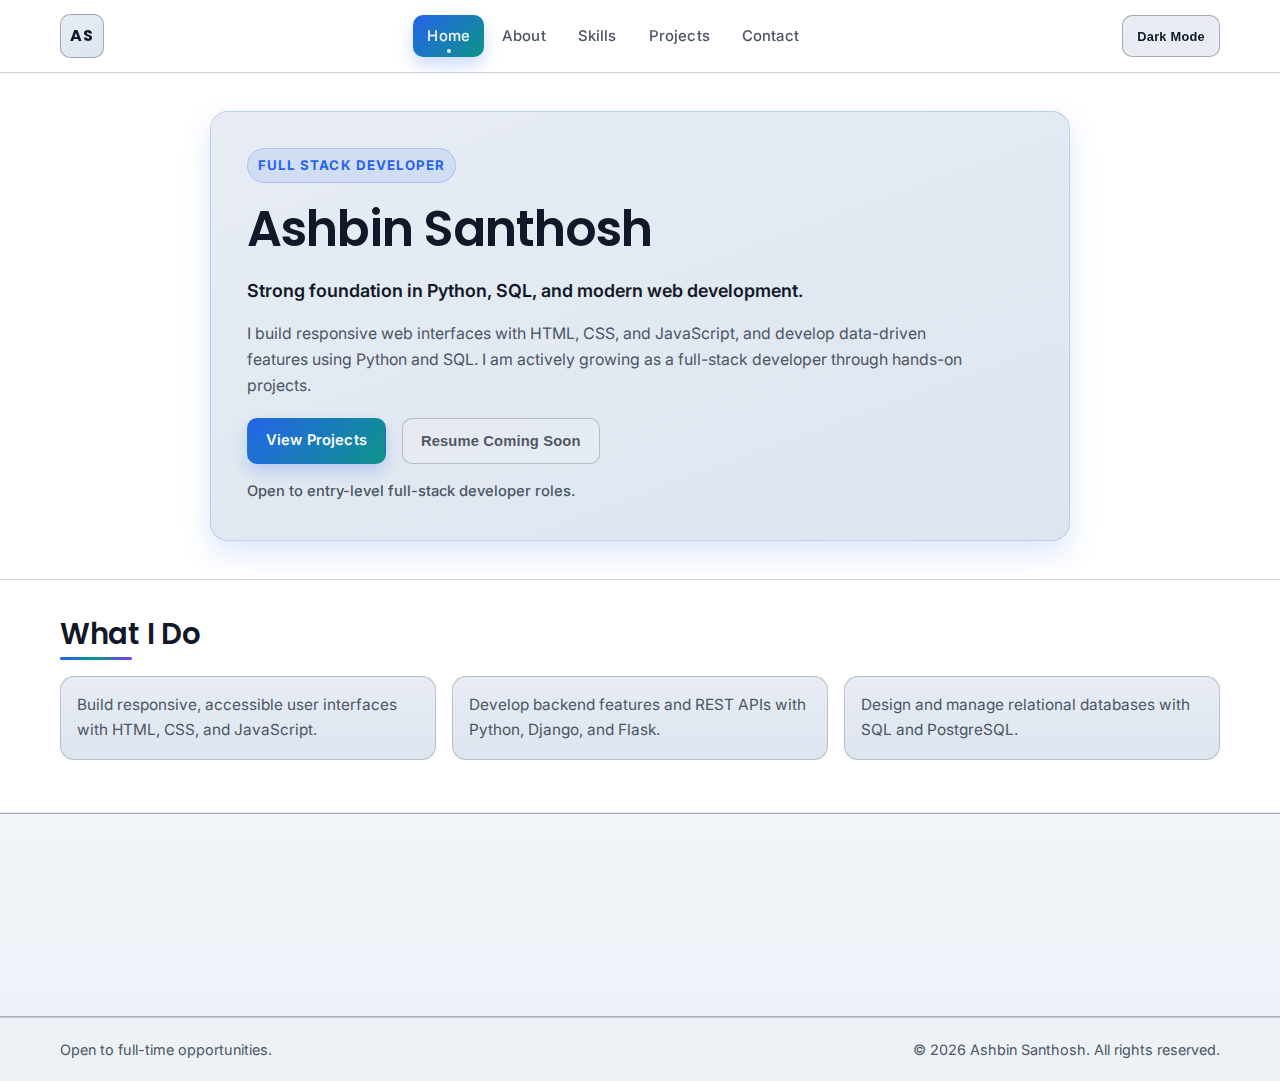
<file: index.html>
<!DOCTYPE html>
<html lang="en">
<head>
  <meta charset="UTF-8">
  <meta name="viewport" content="width=device-width, initial-scale=1.0">
  <meta name="description" content="Ashbin Santhosh portfolio: entry-level full-stack developer focused on Python, SQL, and modern web development.">
  <meta name="robots" content="index, follow">
  <link rel="canonical" href="https://ashbin124.github.io/portfoliome/">
  <meta property="og:type" content="website">
  <meta property="og:title" content="Ashbin Santhosh | Full-Stack Developer Portfolio">
  <meta property="og:description" content="Entry-level full-stack developer portfolio with projects, skills, and contact details.">
  <meta property="og:url" content="https://ashbin124.github.io/portfoliome/">
  <meta property="og:site_name" content="Ashbin Santhosh Portfolio">
  <meta name="twitter:card" content="summary">
  <meta name="twitter:title" content="Ashbin Santhosh | Full-Stack Developer Portfolio">
  <meta name="twitter:description" content="Entry-level full-stack developer portfolio with projects, skills, and contact details.">
  <title>Ashbin Santhosh | Home</title>
  <link rel="icon" type="image/svg+xml" href="assets/favicon.svg">
  <link rel="preconnect" href="https://fonts.googleapis.com">
  <link rel="preconnect" href="https://fonts.gstatic.com" crossorigin>
  <link href="https://fonts.googleapis.com/css2?family=Inter:wght@400;500;600;700;800&display=swap" rel="stylesheet">
  <link rel="stylesheet" href="style.css">
</head>
<body>
  <a class="skip-link" href="#main-content">Skip to content</a>
  <header class="site-header" id="top">
    <nav class="container navbar" aria-label="Main navigation">
      <a class="logo" href="index.html">AS</a>

      <ul class="nav-links" id="nav-links">
        <li><a href="index.html" data-page="index.html">Home</a></li>
        <li><a href="about.html" data-page="about.html">About</a></li>
        <li><a href="skills.html" data-page="skills.html">Skills</a></li>
        <li><a href="projects.html" data-page="projects.html">Projects</a></li>
        <li><a href="contact.html" data-page="contact.html">Contact</a></li>
      </ul>

      <div class="nav-actions">
        <button class="theme-toggle" id="theme-toggle" aria-label="Toggle dark mode">Dark Mode</button>
        <button
          class="menu-toggle"
          id="menu-toggle"
          aria-label="Toggle navigation menu"
          aria-expanded="false"
          aria-controls="nav-links"
        >
          <span></span>
          <span></span>
          <span></span>
        </button>
      </div>
    </nav>
  </header>

  <main id="main-content">
    <section class="page-hero home-hero">
      <div class="container">
        <article class="hero-panel hero-panel-strong reveal">
          <p class="eyebrow">Full Stack Developer</p>
          <h1>Ashbin Santhosh</h1>
          <p class="lead">Strong foundation in Python, SQL, and modern web development.</p>
          <p class="intro">
            I build responsive web interfaces with HTML, CSS, and JavaScript, and develop data-driven features using Python and SQL. I am actively growing as a full-stack developer through hands-on projects.
          </p>
          <div class="hero-actions">
            <a class="btn btn-primary" href="projects.html">View Projects</a>
            <button class="btn btn-secondary" type="button" disabled>Resume Coming Soon</button>
          </div>
          <p class="availability">Open to entry-level full-stack developer roles.</p>
        </article>
      </div>
    </section>

    <section class="section">
      <div class="container">
        <h2 class="section-title reveal">What I Do</h2>
        <div class="card-grid three-col">
          <article class="card reveal">
            <p>Build responsive, accessible user interfaces with HTML, CSS, and JavaScript.</p>
          </article>
          <article class="card reveal">
            <p>Develop backend features and REST APIs with Python, Django, and Flask.</p>
          </article>
          <article class="card reveal">
            <p>Design and manage relational databases with SQL and PostgreSQL.</p>
          </article>
        </div>
      </div>
    </section>

    <section class="section section-alt">
      <div class="container">
        <article class="highlight-card reveal">
          <h2>Currently Building Expertise</h2>
          <p>
            I am currently strengthening my JavaScript, React, Django, and Flask skills to build end-to-end web applications.
          </p>
        </article>
      </div>
    </section>
  </main>

  <footer class="site-footer">
    <div class="container footer-content">
      <p>Open to full-time opportunities.</p>
      <p>&copy; 2026 Ashbin Santhosh. All rights reserved.</p>
    </div>
  </footer>

  <script src="script.js"></script>
</body>
</html>
</file>
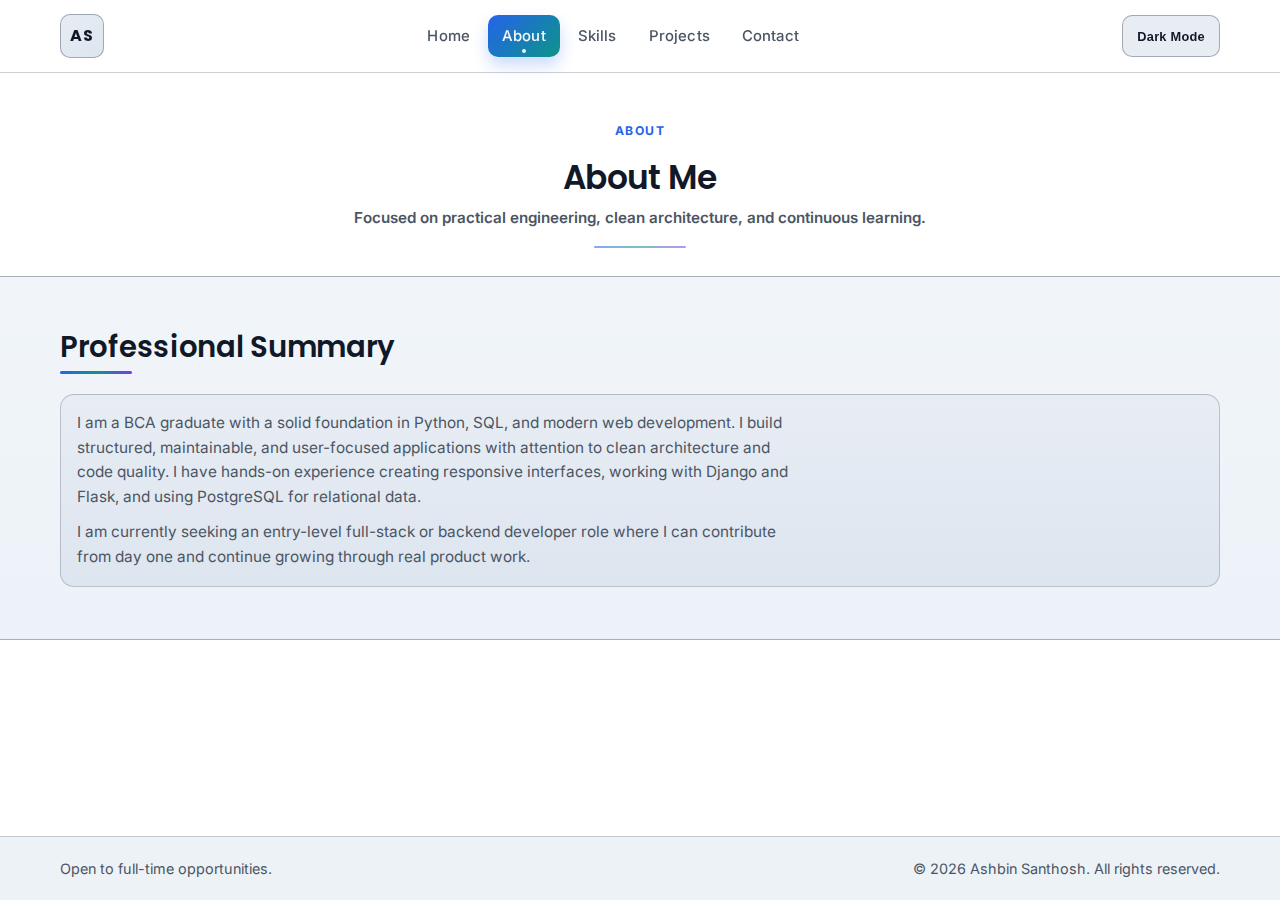
<file: about.html>
<!DOCTYPE html>
<html lang="en">
<head>
  <meta charset="UTF-8">
  <meta name="viewport" content="width=device-width, initial-scale=1.0">
  <meta name="description" content="About Ashbin Santhosh, a BCA graduate and entry-level developer focused on clean, maintainable full-stack web development.">
  <meta name="robots" content="index, follow">
  <link rel="canonical" href="https://ashbin124.github.io/portfoliome/about.html">
  <meta property="og:type" content="website">
  <meta property="og:title" content="About | Ashbin Santhosh Portfolio">
  <meta property="og:description" content="Professional summary and background of Ashbin Santhosh.">
  <meta property="og:url" content="https://ashbin124.github.io/portfoliome/about.html">
  <meta property="og:site_name" content="Ashbin Santhosh Portfolio">
  <meta name="twitter:card" content="summary">
  <meta name="twitter:title" content="About | Ashbin Santhosh Portfolio">
  <meta name="twitter:description" content="Professional summary and background of Ashbin Santhosh.">
  <title>Ashbin Santhosh | About</title>
  <link rel="icon" type="image/svg+xml" href="assets/favicon.svg">
  <link rel="preconnect" href="https://fonts.googleapis.com">
  <link rel="preconnect" href="https://fonts.gstatic.com" crossorigin>
  <link href="https://fonts.googleapis.com/css2?family=Inter:wght@400;500;600;700;800&display=swap" rel="stylesheet">
  <link rel="stylesheet" href="style.css">
</head>
<body>
  <a class="skip-link" href="#main-content">Skip to content</a>
  <header class="site-header" id="top">
    <nav class="container navbar" aria-label="Main navigation">
      <a class="logo" href="index.html">AS</a>

      <ul class="nav-links" id="nav-links">
        <li><a href="index.html" data-page="index.html">Home</a></li>
        <li><a href="about.html" data-page="about.html">About</a></li>
        <li><a href="skills.html" data-page="skills.html">Skills</a></li>
        <li><a href="projects.html" data-page="projects.html">Projects</a></li>
        <li><a href="contact.html" data-page="contact.html">Contact</a></li>
      </ul>

      <div class="nav-actions">
        <button class="theme-toggle" id="theme-toggle" aria-label="Toggle dark mode">Dark Mode</button>
        <button
          class="menu-toggle"
          id="menu-toggle"
          aria-label="Toggle navigation menu"
          aria-expanded="false"
          aria-controls="nav-links"
        >
          <span></span>
          <span></span>
          <span></span>
        </button>
      </div>
    </nav>
  </header>

  <main id="main-content">
    <section class="page-hero">
      <div class="container">
        <article class="hero-panel reveal">
          <p class="eyebrow">About</p>
          <h1>About Me</h1>
          <p class="lead">Focused on practical engineering, clean architecture, and continuous learning.</p>
        </article>
      </div>
    </section>

    <section class="section section-alt">
      <div class="container">
        <h2 class="section-title reveal">Professional Summary</h2>
        <article class="card reveal">
          <div class="about-summary-copy">
            <p class="body-text">
              I am a BCA graduate with a solid foundation in Python, SQL, and modern web development. I build structured, maintainable, and user-focused applications with attention to clean architecture and code quality. I have hands-on experience creating responsive interfaces, working with Django and Flask, and using PostgreSQL for relational data.
            </p>
            <p class="body-text">
              I am currently seeking an entry-level full-stack or backend developer role where I can contribute from day one and continue growing through real product work.
            </p>
          </div>
        </article>
      </div>
    </section>
  </main>

  <footer class="site-footer">
    <div class="container footer-content">
      <p>Open to full-time opportunities.</p>
      <p>&copy; 2026 Ashbin Santhosh. All rights reserved.</p>
    </div>
  </footer>

  <script src="script.js"></script>
</body>
</html>
</file>
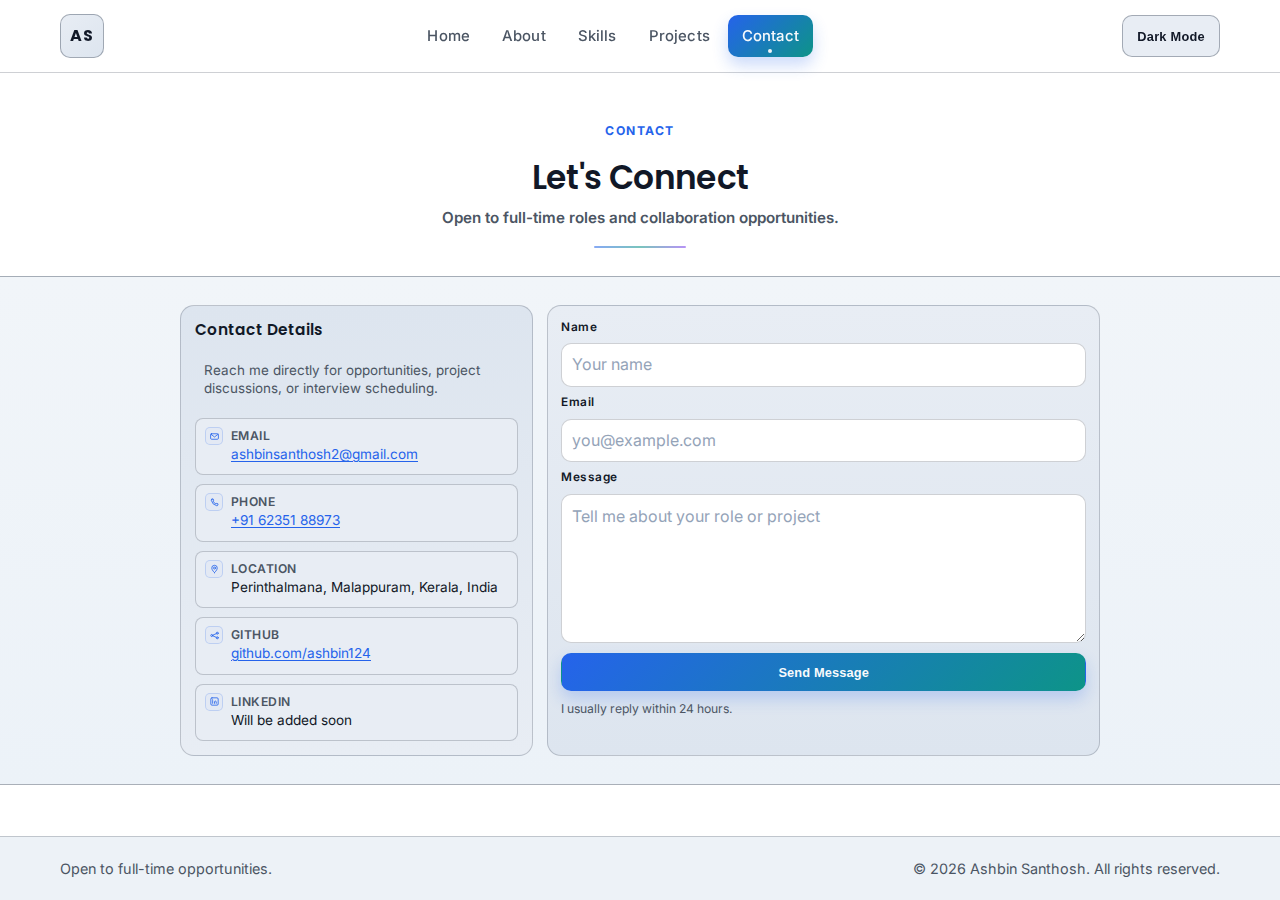
<file: contact.html>
<!DOCTYPE html>
<html lang="en">
<head>
  <meta charset="UTF-8">
  <meta name="viewport" content="width=device-width, initial-scale=1.0">
  <meta name="description" content="Contact Ashbin Santhosh for entry-level full-time roles and software development opportunities.">
  <meta name="robots" content="index, follow">
  <link rel="canonical" href="https://ashbin124.github.io/portfoliome/contact.html">
  <meta property="og:type" content="website">
  <meta property="og:title" content="Contact | Ashbin Santhosh Portfolio">
  <meta property="og:description" content="Send a message to Ashbin Santhosh for opportunities and collaboration.">
  <meta property="og:url" content="https://ashbin124.github.io/portfoliome/contact.html">
  <meta property="og:site_name" content="Ashbin Santhosh Portfolio">
  <meta name="twitter:card" content="summary">
  <meta name="twitter:title" content="Contact | Ashbin Santhosh Portfolio">
  <meta name="twitter:description" content="Send a message to Ashbin Santhosh for opportunities and collaboration.">
  <title>Ashbin Santhosh | Contact</title>
  <link rel="icon" type="image/svg+xml" href="assets/favicon.svg">
  <link rel="preconnect" href="https://fonts.googleapis.com">
  <link rel="preconnect" href="https://fonts.gstatic.com" crossorigin>
  <link href="https://fonts.googleapis.com/css2?family=Inter:wght@400;500;600;700;800&display=swap" rel="stylesheet">
  <link rel="stylesheet" href="style.css">
</head>
<body class="contact-page">
  <a class="skip-link" href="#main-content">Skip to content</a>
  <header class="site-header" id="top">
    <nav class="container navbar" aria-label="Main navigation">
      <a class="logo" href="index.html">AS</a>

      <ul class="nav-links" id="nav-links">
        <li><a href="index.html" data-page="index.html">Home</a></li>
        <li><a href="about.html" data-page="about.html">About</a></li>
        <li><a href="skills.html" data-page="skills.html">Skills</a></li>
        <li><a href="projects.html" data-page="projects.html">Projects</a></li>
        <li><a href="contact.html" data-page="contact.html">Contact</a></li>
      </ul>

      <div class="nav-actions">
        <button class="theme-toggle" id="theme-toggle" aria-label="Toggle dark mode">Dark Mode</button>
        <button
          class="menu-toggle"
          id="menu-toggle"
          aria-label="Toggle navigation menu"
          aria-expanded="false"
          aria-controls="nav-links"
        >
          <span></span>
          <span></span>
          <span></span>
        </button>
      </div>
    </nav>
  </header>

  <main id="main-content">
    <section class="page-hero">
      <div class="container">
        <article class="hero-panel reveal">
          <p class="eyebrow">Contact</p>
          <h1>Let's Connect</h1>
          <p class="lead">Open to full-time roles and collaboration opportunities.</p>
        </article>
      </div>
    </section>

    <section class="section section-alt">
      <div class="container">
        <div class="contact-grid">
          <article class="contact-info reveal">
            <h2>Contact Details</h2>
            <p class="contact-intro">Reach me directly for opportunities, project discussions, or interview scheduling.</p>
            <p class="contact-method">
              <span class="contact-symbol" aria-hidden="true">
                <svg viewBox="0 0 24 24">
                  <rect x="3.5" y="6" width="17" height="12" rx="2.2"></rect>
                  <path d="M4.3 7.2L12 13l7.7-5.8"></path>
                </svg>
              </span>
              <span class="contact-text">
                <strong>Email</strong>
                <a href="mailto:ashbinsanthosh2@gmail.com">ashbinsanthosh2@gmail.com</a>
              </span>
            </p>
            <p class="contact-method">
              <span class="contact-symbol" aria-hidden="true">
                <svg viewBox="0 0 24 24">
                  <path d="M6.4 4.8l2.5-.6 1.3 3.1-1.6 1.2a12.3 12.3 0 0 0 6.9 6.9l1.2-1.6 3.1 1.3-.6 2.5a2 2 0 0 1-2.2 1.5A15.8 15.8 0 0 1 4.9 7a2 2 0 0 1 1.5-2.2z"></path>
                </svg>
              </span>
              <span class="contact-text">
                <strong>Phone</strong>
                <a href="tel:+916235188973">+91 62351 88973</a>
              </span>
            </p>
            <p class="contact-method">
              <span class="contact-symbol" aria-hidden="true">
                <svg viewBox="0 0 24 24">
                  <path d="M12 21s6-5.3 6-10a6 6 0 1 0-12 0c0 4.7 6 10 6 10z"></path>
                  <circle cx="12" cy="11" r="2.2"></circle>
                </svg>
              </span>
              <span class="contact-text">
                <strong>Location</strong>
                <span>Perinthalmana, Malappuram, Kerala, India</span>
              </span>
            </p>
            <p class="contact-method">
              <span class="contact-symbol" aria-hidden="true">
                <svg viewBox="0 0 24 24">
                  <circle cx="6" cy="12" r="2.2"></circle>
                  <circle cx="18" cy="7" r="2.2"></circle>
                  <circle cx="18" cy="17" r="2.2"></circle>
                  <path d="M8.3 11.2l7.4-3.1M8.3 12.8l7.4 3.1"></path>
                </svg>
              </span>
              <span class="contact-text">
                <strong>GitHub</strong>
                <a href="https://github.com/ashbin124" target="_blank" rel="noopener noreferrer">github.com/ashbin124</a>
              </span>
            </p>
            <p class="contact-method">
              <span class="contact-symbol" aria-hidden="true">
                <svg viewBox="0 0 24 24">
                  <rect x="4" y="4" width="16" height="16" rx="2.5"></rect>
                  <path d="M8 10v6M8 8h.01M12 16v-3.1c0-1.1.8-1.9 1.9-1.9s1.9.8 1.9 1.9V16"></path>
                </svg>
              </span>
              <span class="contact-text">
                <strong>LinkedIn</strong>
                <span>Will be added soon</span>
              </span>
            </p>
          </article>

          <form
            class="card contact-form reveal"
            id="contact-form"
            action="https://formsubmit.co/ashbinsanthosh2@gmail.com"
            method="POST"
            data-ajax-endpoint="https://formsubmit.co/ajax/ashbinsanthosh2@gmail.com"
          >
            <input type="hidden" name="_subject" value="New Portfolio Message">
            <input type="hidden" name="_template" value="table">
            <input type="hidden" name="_captcha" value="false">
            <label class="visually-hidden" for="website">Website</label>
            <input class="visually-hidden" id="website" name="_honey" type="text" tabindex="-1" autocomplete="off">

            <label for="name">Name</label>
            <input id="name" name="name" type="text" required minlength="2" maxlength="80" autocomplete="name" placeholder="Your name">

            <label for="email">Email</label>
            <input id="email" name="email" type="email" required maxlength="120" autocomplete="email" placeholder="you@example.com">

            <label for="message">Message</label>
            <textarea id="message" name="message" rows="5" required minlength="10" maxlength="1500" placeholder="Tell me about your role or project"></textarea>

            <button id="contact-submit" type="submit" class="btn btn-primary">Send Message</button>
            <p class="form-help">I usually reply within 24 hours.</p>
            <p class="form-status" id="form-status" aria-live="polite"></p>
          </form>
        </div>
      </div>
    </section>
  </main>

  <footer class="site-footer">
    <div class="container footer-content">
      <p>Open to full-time opportunities.</p>
      <p>&copy; 2026 Ashbin Santhosh. All rights reserved.</p>
    </div>
  </footer>

  <script src="script.js"></script>
</body>
</html>
</file>
<file: style.css>
@import url("https://fonts.googleapis.com/css2?family=Poppins:wght@500;600;700;800&display=swap");

:root {
  --bg: #ffffff;
  --surface: #e8edf4;
  --surface-alt: #dde5ef;
  --surface-strong: #cfd9e6;
  --section-bg: #ffffff;
  --section-alt-bg: #f1f5f9;
  --section-alt-bg-end: #ecf2f8;
  --input-bg: #ffffff;

  --text-primary: #111827;
  --text-secondary: #4b5563;

  --accent: #2563eb;
  --accent-hover: #1d4ed8;
  --accent-2: #0d9488;
  --accent-3: #f59e0b;
  --accent-4: #7c3aed;
  --on-accent: #f8fafc;
  --accent-soft: rgba(37, 99, 235, 0.11);
  --accent-soft-strong: rgba(37, 99, 235, 0.2);
  --accent-ring: rgba(37, 99, 235, 0.24);

  --border: rgba(30, 41, 59, 0.22);
  --border-strong: rgba(30, 41, 59, 0.34);

  --shadow-soft: 0 10px 22px rgba(15, 23, 42, 0.14);

  --radius-sm: 10px;
  --radius-md: 14px;
  --radius-lg: 18px;

  --space-1: 8px;
  --space-2: 16px;
  --space-3: 20px;
  --space-4: 28px;
  --space-5: 36px;
  --space-6: 44px;
  --space-7: 52px;
  --space-8: 60px;
  --space-9: 66px;
  --space-10: 72px;

  --container-width: 1160px;
  --header-height: 72px;

  --header-bg: rgba(255, 255, 255, 0.94);
  --header-bg-scrolled: rgba(255, 255, 255, 0.99);
  --footer-bg: #edf2f7;
}

body.dark {
  --bg: #111318;
  --surface: #1b2028;
  --surface-alt: #182131;
  --surface-strong: #243046;
  --section-bg: #171e2b;
  --section-alt-bg: #1b2435;
  --section-alt-bg-end: #172133;
  --input-bg: #131a26;

  --text-primary: #f3f4f6;
  --text-secondary: #9ca3af;

  --accent: #60a5fa;
  --accent-hover: #ffffff;
  --accent-2: #34d399;
  --accent-3: #fbbf24;
  --accent-4: #a78bfa;
  --on-accent: #111827;
  --accent-soft: rgba(96, 165, 250, 0.14);
  --accent-soft-strong: rgba(96, 165, 250, 0.24);
  --accent-ring: rgba(96, 165, 250, 0.32);

  --border: rgba(229, 231, 235, 0.2);
  --border-strong: rgba(229, 231, 235, 0.3);

  --shadow-soft: 0 10px 26px rgba(0, 0, 0, 0.28);

  --header-bg: rgba(17, 19, 24, 0.94);
  --header-bg-scrolled: rgba(17, 19, 24, 0.99);
  --footer-bg: #0f1218;
}

* {
  box-sizing: border-box;
  margin: 0;
  padding: 0;
}

html {
  scroll-behavior: smooth;
}

body {
  min-height: 100vh;
  display: flex;
  flex-direction: column;
  font-family: "Inter", sans-serif;
  line-height: 1.62;
  color: var(--text-primary);
  background: var(--bg);
  -webkit-font-smoothing: antialiased;
  text-rendering: optimizeLegibility;
  transition: background-color 0.25s ease, color 0.25s ease;
}

body.dark {
  background: linear-gradient(180deg, #111318 0%, #0f1728 52%, #131b2c 100%);
}

main {
  flex: 1;
}

main > section {
  transition: background-color 0.28s ease, border-color 0.28s ease;
}

a {
  color: inherit;
  text-decoration: none;
}

.skip-link {
  position: absolute;
  left: 12px;
  top: -100px;
  z-index: 1200;
  padding: 10px 12px;
  border-radius: var(--radius-sm);
  border: 1px solid var(--border-strong);
  background: var(--surface);
  color: var(--text-primary);
  font-size: 0.88rem;
  font-weight: 600;
  box-shadow: var(--shadow-soft);
  transition: top 0.2s ease;
}

.skip-link:focus {
  top: 10px;
}

img,
svg {
  display: block;
}

::selection {
  background: var(--accent-soft-strong);
  color: var(--text-primary);
}

:where(a, button, input, textarea, select):focus-visible {
  outline: 3px solid var(--accent);
  outline-offset: 3px;
}

h1,
h2,
h3,
h4 {
  font-family: "Poppins", sans-serif;
  font-weight: 600;
  line-height: 1.25;
  color: var(--text-primary);
}

p {
  font-size: 0.97rem;
  line-height: 1.62;
  color: var(--text-secondary);
}

.container {
  width: min(var(--container-width), calc(100% - 48px));
  margin-inline: auto;
}

.site-header {
  position: sticky;
  top: 0;
  z-index: 1000;
  border-bottom: 1px solid var(--border);
  background: var(--header-bg);
  backdrop-filter: blur(10px);
  transition: background-color 0.24s ease, border-color 0.24s ease, box-shadow 0.24s ease;
}

.site-header.scrolled {
  background: var(--header-bg-scrolled);
  box-shadow: 0 6px 18px rgba(15, 23, 42, 0.06);
}

.navbar {
  min-height: var(--header-height);
  display: flex;
  align-items: center;
  justify-content: space-between;
  gap: var(--space-3);
  position: relative;
}

.logo {
  width: 44px;
  height: 44px;
  border-radius: var(--radius-sm);
  border: 1px solid var(--border-strong);
  background: linear-gradient(140deg, var(--surface) 0%, var(--surface-alt) 100%);
  display: grid;
  place-items: center;
  font-family: "Poppins", sans-serif;
  font-size: 1rem;
  font-weight: 700;
  letter-spacing: 0.08em;
  color: var(--text-primary);
  transition: transform 0.24s ease, border-color 0.24s ease, background-color 0.24s ease,
    box-shadow 0.24s ease;
}

.logo:hover {
  transform: translateY(-1px);
  border-color: var(--accent);
  box-shadow: 0 8px 18px rgba(37, 99, 235, 0.2);
}

.nav-links {
  list-style: none;
  display: flex;
  align-items: center;
  gap: 4px;
}

.nav-links a {
  position: relative;
  display: inline-flex;
  align-items: center;
  justify-content: center;
  padding: 9px 14px;
  border-radius: var(--radius-sm);
  font-size: 0.93rem;
  font-weight: 500;
  letter-spacing: 0.01em;
  color: var(--text-secondary);
  transition: color 0.24s ease, background-color 0.24s ease, transform 0.24s ease;
}

.nav-links a::after {
  content: "";
  position: absolute;
  left: 50%;
  bottom: 4px;
  width: 4px;
  height: 4px;
  border-radius: 999px;
  background: currentColor;
  opacity: 0;
  transform: translateX(-50%) scale(0.6);
  transition: opacity 0.24s ease, transform 0.24s ease;
}

.nav-links a:hover {
  color: var(--accent);
  background: var(--accent-soft);
  transform: translateY(-1px);
}

.nav-links a.active {
  color: var(--on-accent);
  background: linear-gradient(135deg, var(--accent), var(--accent-2));
  box-shadow: 0 8px 16px rgba(37, 99, 235, 0.24);
}

.nav-links a.active::after {
  opacity: 0.95;
  transform: translateX(-50%) scale(1);
}

.nav-actions {
  display: flex;
  align-items: center;
  gap: 10px;
}

.theme-toggle,
.menu-toggle {
  border: 1px solid var(--border-strong);
  border-radius: var(--radius-sm);
  background: var(--surface);
  color: var(--text-primary);
  cursor: pointer;
  transition: border-color 0.24s ease, background-color 0.24s ease, color 0.24s ease,
    transform 0.24s ease;
}

.theme-toggle {
  min-height: 42px;
  padding: 9px 14px;
  font-size: 0.8rem;
  font-weight: 600;
  letter-spacing: 0.02em;
  white-space: nowrap;
}

.theme-toggle:hover {
  border-color: var(--accent-2);
  background: var(--accent-soft);
  color: var(--accent);
  transform: translateY(-1px);
}

.menu-toggle {
  width: 42px;
  height: 42px;
  display: none;
  align-items: center;
  justify-content: center;
  flex-direction: column;
  gap: 4px;
  padding: 0;
}

.menu-toggle span {
  width: 18px;
  height: 2px;
  border-radius: 999px;
  background: var(--text-primary);
  transition: transform 0.24s ease, opacity 0.24s ease;
}

.menu-toggle:hover {
  border-color: var(--accent);
  background: var(--accent-soft);
}

.menu-toggle.open span:nth-child(1) {
  transform: translateY(6px) rotate(45deg);
}

.menu-toggle.open span:nth-child(2) {
  opacity: 0;
}

.menu-toggle.open span:nth-child(3) {
  transform: translateY(-6px) rotate(-45deg);
}

.page-hero {
  padding: var(--space-8) 0 var(--space-6);
}

.home-hero {
  min-height: calc(64svh - var(--header-height));
  display: flex;
  align-items: center;
  padding: clamp(24px, 4.2vh, 46px) 0;
}

.home-hero .hero-panel {
  max-width: 860px;
  margin-inline: auto;
}

.page-hero:not(.home-hero) {
  padding: var(--space-6) 0 var(--space-4);
}

.hero-panel {
  max-width: 820px;
  padding: clamp(var(--space-3), 3.2vw, var(--space-5));
  border: 1px solid var(--border);
  border-radius: var(--radius-lg);
  background: linear-gradient(160deg, var(--surface) 0%, var(--surface-alt) 100%);
  box-shadow: var(--shadow-soft);
}

.hero-panel-strong {
  border-color: var(--accent-soft-strong);
  box-shadow: 0 12px 30px rgba(37, 99, 235, 0.16);
}

.page-hero:not(.home-hero) .hero-panel {
  max-width: 760px;
  margin-inline: auto;
  padding: 0;
  border: 0;
  border-radius: 0;
  background: transparent;
  box-shadow: none;
  text-align: center;
}

.page-hero:not(.home-hero) .hero-panel::after {
  content: "";
  display: block;
  width: 92px;
  height: 2px;
  margin: 16px auto 0;
  border-radius: 999px;
  background: linear-gradient(90deg, var(--accent), var(--accent-2), var(--accent-4));
  opacity: 0.55;
}

.eyebrow {
  display: inline-flex;
  align-items: center;
  padding: 6px 10px;
  border-radius: 999px;
  border: 1px solid var(--accent-soft-strong);
  background: var(--accent-soft);
  margin-bottom: var(--space-2);
  font-size: 0.83rem;
  font-weight: 700;
  letter-spacing: 0.08em;
  text-transform: uppercase;
  color: var(--accent);
}

.hero-panel h1 {
  font-size: clamp(1.95rem, 5vw, 3.05rem);
  letter-spacing: -0.02em;
  margin-bottom: var(--space-2);
}

.page-hero:not(.home-hero) .hero-panel h1 {
  font-size: clamp(1.5rem, 3.4vw, 2.05rem);
  margin-bottom: 8px;
}

.lead {
  font-size: clamp(0.98rem, 1.8vw, 1.12rem);
  font-weight: 600;
  color: var(--text-primary);
  margin-bottom: var(--space-2);
  max-width: 66ch;
}

.page-hero:not(.home-hero) .lead {
  font-size: 0.95rem;
  margin-bottom: 0;
  margin-inline: auto;
  max-width: 62ch;
  color: var(--text-secondary);
}

.page-hero:not(.home-hero) .eyebrow {
  margin-inline: auto;
  padding: 0;
  border: 0;
  background: transparent;
  font-size: 0.76rem;
  letter-spacing: 0.12em;
}

.intro,
.body-text {
  font-size: 0.99rem;
  color: var(--text-secondary);
  max-width: 72ch;
}

.about-summary-copy {
  display: grid;
  gap: 10px;
}

.hero-actions {
  margin-top: var(--space-3);
  display: flex;
  flex-wrap: wrap;
  gap: var(--space-2);
}

.availability {
  margin-top: var(--space-2);
  font-size: 0.92rem;
  font-weight: 500;
  color: var(--text-secondary);
}

.btn {
  display: inline-flex;
  align-items: center;
  justify-content: center;
  gap: 6px;
  min-height: 46px;
  padding: 0 18px;
  border-radius: var(--radius-sm);
  border: 1px solid transparent;
  font-size: 0.92rem;
  font-weight: 600;
  letter-spacing: 0.01em;
  cursor: pointer;
  transition: transform 0.24s ease, background-color 0.24s ease, border-color 0.24s ease,
    color 0.24s ease;
}

.btn:hover {
  transform: translateY(-1px);
}

.btn:disabled,
.btn[aria-disabled="true"] {
  opacity: 0.7;
  cursor: not-allowed;
  box-shadow: none;
}

.btn:disabled:hover,
.btn[aria-disabled="true"]:hover {
  transform: none;
}

.btn-primary {
  background: linear-gradient(135deg, var(--accent), var(--accent-2));
  color: var(--on-accent);
  box-shadow: 0 8px 16px rgba(37, 99, 235, 0.22);
}

.btn-primary:hover {
  background: linear-gradient(135deg, var(--accent-hover), var(--accent-4));
  box-shadow: 0 10px 20px rgba(37, 99, 235, 0.28);
}

.btn-secondary {
  border-color: var(--border-strong);
  background: var(--surface);
  color: var(--text-primary);
}

.btn-secondary:hover {
  border-color: var(--accent-2);
  background: var(--accent-soft);
  color: var(--accent);
}

body.dark .btn-primary {
  border-color: rgba(191, 219, 254, 0.42);
  box-shadow: 0 10px 22px rgba(59, 130, 246, 0.34);
}

body.dark .btn-primary:hover {
  background: linear-gradient(135deg, #93c5fd, #6ee7b7);
  color: #0f172a;
  border-color: rgba(191, 219, 254, 0.62);
}

body.dark .btn-secondary {
  background: #1d2838;
  border-color: rgba(191, 219, 254, 0.34);
  color: #f8fafc;
}

body.dark .btn-secondary:hover {
  background: rgba(96, 165, 250, 0.22);
  border-color: #93c5fd;
  color: #eff6ff;
}

.section {
  padding: var(--space-7) 0;
  background: var(--section-bg);
  border-top: 1px solid var(--border);
  border-bottom: 1px solid rgba(30, 41, 59, 0.12);
  scroll-margin-top: calc(var(--header-height) + 14px);
}

.home-hero + .section {
  padding-top: var(--space-5);
}

.home-hero + .section .section-title {
  margin-bottom: var(--space-2);
}

.section + .section {
  margin-top: 0;
}

.section-alt {
  background: linear-gradient(180deg, var(--section-alt-bg) 0%, var(--section-alt-bg-end) 100%);
  border-top: 1px solid var(--border-strong);
  border-bottom: 1px solid var(--border-strong);
}

.section-title {
  margin-bottom: var(--space-3);
  font-size: clamp(1.3rem, 2.6vw, 1.82rem);
  letter-spacing: -0.01em;
  color: var(--text-primary);
  position: relative;
  padding-bottom: 8px;
}

.section-title::after {
  content: "";
  position: absolute;
  left: 0;
  bottom: 0;
  width: 72px;
  height: 3px;
  border-radius: 999px;
  background: linear-gradient(90deg, var(--accent), var(--accent-2), var(--accent-4));
}

.card-grid {
  display: grid;
  gap: var(--space-2);
}

.three-col {
  grid-template-columns: repeat(3, minmax(0, 1fr));
}

.four-col {
  grid-template-columns: repeat(4, minmax(0, 1fr));
}

.two-col {
  grid-template-columns: repeat(2, minmax(0, 1fr));
}

.card,
.highlight-card,
.contact-info,
.contact-form {
  position: relative;
  overflow: hidden;
  display: flex;
  flex-direction: column;
  height: 100%;
  border: 1px solid var(--border);
  border-radius: var(--radius-md);
  background: linear-gradient(180deg, var(--surface) 0%, var(--surface-alt) 100%);
  padding: var(--space-2);
  transition: transform 0.24s ease, border-color 0.24s ease, box-shadow 0.24s ease;
}

.card::before,
.highlight-card::before,
.contact-info::before,
.contact-form::before {
  content: "";
  position: absolute;
  top: 0;
  left: 0;
  width: 100%;
  height: 3px;
  background: linear-gradient(90deg, var(--accent), var(--accent-2), var(--accent-4));
  transform: scaleX(0);
  transform-origin: left;
  transition: transform 0.24s ease;
}

.card:hover,
.highlight-card:hover,
.contact-info:hover,
.contact-form:hover {
  transform: translateY(-4px);
  border-color: var(--border-strong);
  box-shadow: 0 16px 30px rgba(30, 41, 59, 0.18);
}

.card:hover::before,
.highlight-card:hover::before,
.contact-info:hover::before,
.contact-form:hover::before {
  transform: scaleX(1);
}

.highlight-card h2,
.card h2,
.contact-info h2,
.placeholder-card h2 {
  font-size: 1.08rem;
  line-height: 1.32;
  margin-bottom: var(--space-2);
}

.card p,
.highlight-card p,
.contact-info p,
.contact-form p,
.placeholder-card p {
  font-size: 0.96rem;
  color: var(--text-secondary);
}

.skill-card {
  display: flex;
  flex-direction: column;
  gap: var(--space-2);
}

.skill-card:nth-child(1) {
  border-top: 3px solid var(--accent);
}

.skill-card:nth-child(2) {
  border-top: 3px solid var(--accent-2);
}

.skill-card:nth-child(3) {
  border-top: 3px solid var(--accent-3);
}

.skill-card:nth-child(4) {
  border-top: 3px solid var(--accent-4);
}

.skill-card ul {
  list-style: none;
  display: grid;
  gap: 10px;
}

.skill-card li {
  display: flex;
  align-items: center;
  gap: 10px;
  min-height: 44px;
  border: 1px solid var(--border);
  border-radius: var(--radius-sm);
  background: var(--surface-alt);
  padding: 8px 12px;
  color: var(--text-primary);
  font-size: 0.95rem;
  transition: border-color 0.24s ease, background-color 0.24s ease, transform 0.24s ease;
}

.skill-card li:hover {
  border-color: var(--accent-soft-strong);
  background: linear-gradient(130deg, var(--surface-alt), var(--surface-strong));
  transform: translateX(4px);
}

.skill-symbol {
  width: 22px;
  display: inline-flex;
  align-items: center;
  justify-content: center;
  flex: 0 0 22px;
}

.skill-symbol i,
.tech-badge i,
.lang-name i {
  font-size: 1.05rem;
}

.skill-symbol-sql svg,
.tech-badge svg {
  width: 16px;
  height: 16px;
  color: var(--text-primary);
}

.skill-level {
  margin-left: auto;
  font-size: 0.76rem;
  font-weight: 600;
  letter-spacing: 0.01em;
  color: var(--text-secondary);
}

.skill-progress {
  color: #6b7280;
}

.project-card {
  display: flex;
  flex-direction: column;
  gap: var(--space-2);
  box-shadow: var(--shadow-soft);
  border-left: 3px solid transparent;
  transition: transform 0.24s ease, border-color 0.24s ease, box-shadow 0.24s ease;
}

.project-card:nth-child(odd) {
  border-left-color: var(--accent);
}

.project-card:nth-child(even) {
  border-left-color: var(--accent-2);
}

.project-card > p {
  font-size: 0.96rem;
}

.project-card-head {
  display: flex;
  align-items: flex-start;
  justify-content: space-between;
  gap: 10px;
}

.project-card-head h2 {
  margin-bottom: 0;
}

.projects-toolbar {
  display: flex;
  justify-content: flex-end;
  margin-bottom: var(--space-2);
  position: relative;
  z-index: 2;
}

.project-back-btn {
  opacity: 0;
  transform: translateY(6px);
  pointer-events: none;
  transition: opacity 0.2s ease, transform 0.2s ease;
}

.project-back-btn[hidden] {
  display: none;
}

.projects-focus-active .projects-toolbar {
  position: sticky;
  top: calc(var(--header-height) + 8px);
  justify-content: flex-start;
  padding-left: 6px;
  padding-right: 0;
  margin-bottom: 10px;
}

.projects-focus-active .project-back-btn {
  position: static;
  opacity: 1;
  transform: translateY(0);
  pointer-events: auto;
  margin-right: 0;
  border-color: var(--accent);
  background: linear-gradient(135deg, var(--accent), var(--accent-2));
  color: var(--on-accent);
  box-shadow: 0 10px 20px rgba(37, 99, 235, 0.2);
}

@media (max-width: 860px) {
  .projects-focus-active .projects-toolbar {
    top: calc(var(--header-height) + 8px);
    padding-left: 4px;
    padding-right: 0;
    margin-bottom: 8px;
  }

  .projects-focus-active .project-back-btn {
    min-height: 36px;
    padding: 0 10px;
    font-size: 0.76rem;
  }
}

.project-media-grid {
  display: grid;
  grid-template-columns: repeat(2, minmax(0, 1fr));
  gap: 8px;
}

.project-media {
  border: 1px solid var(--border);
  border-radius: var(--radius-sm);
  overflow: hidden;
  background: var(--surface);
  aspect-ratio: 16 / 10;
  transition: border-color 0.24s ease, box-shadow 0.24s ease;
}

.project-media img {
  width: 100%;
  height: 100%;
  object-fit: cover;
  transition: transform 0.34s ease;
}

.project-media:hover {
  border-color: var(--accent-soft-strong);
  box-shadow: 0 8px 18px rgba(15, 23, 42, 0.14);
}

.project-media:hover img {
  transform: scale(1.04);
}

.project-proof {
  display: grid;
  grid-template-columns: repeat(2, minmax(0, 1fr));
  gap: 8px;
}

.proof-item {
  border: 1px solid var(--border);
  border-radius: var(--radius-sm);
  background: var(--surface);
  padding: 10px;
}

.proof-item h3 {
  font-size: 0.74rem;
  letter-spacing: 0.06em;
  text-transform: uppercase;
  color: var(--accent);
  margin-bottom: 5px;
}

.proof-item p {
  font-size: 0.86rem;
  line-height: 1.5;
  color: var(--text-secondary);
}

.project-highlights {
  list-style: none;
  display: grid;
  gap: 7px;
}

.project-highlights li {
  position: relative;
  padding-left: 15px;
  font-size: 0.88rem;
  color: var(--text-secondary);
}

.project-highlights li::before {
  content: "";
  position: absolute;
  left: 0;
  top: 0.6em;
  width: 6px;
  height: 6px;
  border-radius: 999px;
  background: linear-gradient(140deg, var(--accent), var(--accent-2));
}

.tech-stack {
  display: grid;
  gap: 10px;
  border: 1px solid var(--border);
  border-radius: var(--radius-sm);
  background: linear-gradient(180deg, var(--surface-alt), var(--surface));
  padding: 12px;
  transition: border-color 0.24s ease, box-shadow 0.24s ease;
}

.project-card:hover .tech-stack {
  border-color: var(--accent-soft-strong);
  box-shadow: inset 0 0 0 1px var(--accent-soft);
}

.tech-heading {
  font-size: 0.8rem;
  font-weight: 700;
  letter-spacing: 0.05em;
  text-transform: uppercase;
  color: var(--accent);
}

.tech-badges {
  display: flex;
  flex-wrap: wrap;
  gap: 10px;
}

.tech-badge {
  display: inline-flex;
  align-items: center;
  gap: 8px;
  border: 1px solid var(--border);
  border-radius: var(--radius-sm);
  background: var(--surface);
  color: var(--text-primary);
  font-size: 0.84rem;
  font-weight: 500;
  padding: 6px 12px;
  transition: transform 0.24s ease, border-color 0.24s ease, background-color 0.24s ease;
}

.tech-badge:hover {
  transform: translateY(-2px);
  border-color: var(--accent-soft-strong);
  background: var(--accent-soft);
}

.lang-list {
  list-style: none;
  display: grid;
  gap: 6px;
}

.lang-item {
  display: grid;
  gap: 4px;
  border: 1px solid var(--border);
  border-radius: var(--radius-sm);
  background: var(--surface);
  padding: 7px 9px;
  transition: transform 0.24s ease, border-color 0.24s ease, background-color 0.24s ease;
}

.lang-item:hover {
  transform: translateY(-1px);
  border-color: var(--accent-soft-strong);
  background: var(--accent-soft);
}

.lang-meta {
  display: flex;
  align-items: center;
  justify-content: space-between;
  gap: var(--space-2);
}

.lang-name {
  display: inline-flex;
  align-items: center;
  gap: 6px;
  font-size: 0.8rem;
  color: var(--text-secondary);
}

.lang-name i {
  font-size: 0.9rem;
}

.lang-percent {
  font-size: 0.75rem;
  color: var(--text-secondary);
}

.lang-bar {
  width: 100%;
  height: 5px;
  border-radius: 999px;
  background: var(--surface-strong);
  overflow: hidden;
}

.lang-fill {
  display: block;
  height: 100%;
  border-radius: inherit;
  transition: width 0.4s ease;
}

.lang-html {
  background: var(--accent);
}

.lang-css {
  background: var(--accent-2);
}

.lang-js {
  background: var(--accent-3);
}

.project-outcomes {
  display: flex;
  flex-wrap: wrap;
  gap: 8px;
}

.outcome-chip {
  display: inline-flex;
  align-items: center;
  border: 1px solid var(--border);
  border-radius: 999px;
  background: var(--surface);
  color: var(--text-primary);
  font-size: 0.78rem;
  font-weight: 500;
  padding: 4px 10px;
}

.project-focus-btn {
  display: none;
}

.project-grid-enhanced .project-focus-btn {
  display: inline-flex;
  align-self: flex-start;
  flex-shrink: 0;
}

.project-grid-enhanced.project-focus-mode {
  grid-template-columns: 1fr;
}

.project-grid-enhanced.project-focus-mode .project-card {
  display: none;
}

.project-grid-enhanced.project-focus-mode .project-card.is-focused {
  display: grid;
  grid-template-columns: minmax(0, 1.08fr) minmax(0, 0.92fr);
  gap: 6px 7px;
  align-items: start;
  scroll-margin-top: calc(var(--header-height) + 64px);
}

.project-grid-enhanced.project-focus-mode .project-card.is-focused .project-card-head {
  grid-column: 1 / -1;
  grid-row: 1;
  padding-bottom: 6px;
  border-bottom: 1px solid var(--border);
}

.project-grid-enhanced.project-focus-mode .project-card.is-focused .project-card-head h2 {
  font-size: 0.98rem;
  line-height: 1.2;
}

.project-grid-enhanced.project-focus-mode .project-card.is-focused .project-focus-btn {
  display: none;
}

.project-grid-enhanced.project-focus-mode .project-card.is-focused .project-proof {
  grid-column: 1 / -1;
  grid-row: 2;
  grid-template-columns: repeat(2, minmax(0, 1fr));
  gap: 6px;
}

.project-grid-enhanced.project-focus-mode .project-card.is-focused .project-highlights {
  grid-column: 1 / 2;
  grid-row: 3;
  gap: 5px;
  border: 1px solid var(--border);
  border-radius: var(--radius-sm);
  background: var(--surface);
  padding: 6px 7px;
  align-self: start;
}

.project-grid-enhanced.project-focus-mode .project-card.is-focused .project-outcomes {
  grid-column: 2 / 3;
  grid-row: 3;
  gap: 5px;
  border: 1px solid var(--border);
  border-radius: var(--radius-sm);
  background: var(--surface);
  padding: 6px 7px;
  align-self: start;
}

.project-grid-enhanced.project-focus-mode .project-card.is-focused .tech-stack {
  grid-column: 1 / 2;
  grid-row: 4;
  padding: 7px;
  align-self: start;
}

.project-grid-enhanced.project-focus-mode .project-card.is-focused .project-media-grid {
  grid-column: 2 / 3;
  grid-row: 4;
  grid-template-columns: repeat(2, minmax(0, 1fr));
  gap: 6px;
  align-self: start;
}

.project-grid-enhanced.project-focus-mode .project-card.is-focused .project-media-grid .project-media {
  aspect-ratio: 4 / 3;
  max-height: none;
}

.project-grid-enhanced.project-focus-mode .project-card.is-focused .project-actions {
  grid-column: 1 / -1;
  grid-row: 5;
  margin-top: 0;
  padding-top: 7px;
  gap: 7px;
}

.project-grid-enhanced.project-focus-mode .project-card.is-focused .proof-item {
  padding: 5px 6px;
}

.project-grid-enhanced.project-focus-mode .project-card.is-focused .proof-item p,
.project-grid-enhanced.project-focus-mode .project-card.is-focused .project-highlights li {
  font-size: 0.8rem;
  line-height: 1.35;
}

.project-grid-enhanced.project-focus-mode .project-card.is-focused .project-highlights li {
  padding-left: 13px;
}

.project-grid-enhanced.project-focus-mode .project-card.is-focused .proof-item h3 {
  font-size: 0.68rem;
  margin-bottom: 4px;
  letter-spacing: 0.05em;
}

.project-grid-enhanced.project-focus-mode .project-card.is-focused .tech-heading {
  font-size: 0.72rem;
  line-height: 1.2;
}

.project-grid-enhanced.project-focus-mode .project-card.is-focused .tech-badges {
  gap: 7px;
}

.project-grid-enhanced.project-focus-mode .project-card.is-focused .tech-badge {
  font-size: 0.76rem;
  padding: 4px 8px;
  gap: 6px;
}

.project-grid-enhanced.project-focus-mode .project-card.is-focused .lang-list {
  gap: 4px;
}

.project-grid-enhanced.project-focus-mode .project-card.is-focused .lang-item {
  padding: 5px 7px;
  gap: 3px;
}

.project-grid-enhanced.project-focus-mode .project-card.is-focused .lang-name {
  font-size: 0.73rem;
}

.project-grid-enhanced.project-focus-mode .project-card.is-focused .lang-percent {
  font-size: 0.69rem;
}

.project-grid-enhanced.project-focus-mode .project-card.is-focused .lang-bar {
  height: 4px;
}

.project-grid-enhanced.project-focus-mode .project-card.is-focused .outcome-chip {
  font-size: 0.72rem;
  padding: 3px 8px;
}

.project-grid-enhanced.project-focus-mode .project-card.is-focused .project-actions .btn {
  min-height: 34px;
  min-width: 108px;
  padding: 0 10px;
  font-size: 0.78rem;
}

body.dark .projects-focus-active .project-back-btn {
  border-color: rgba(191, 219, 254, 0.6);
  box-shadow: 0 12px 24px rgba(56, 189, 248, 0.28);
}

.project-actions {
  display: flex;
  flex-wrap: wrap;
  gap: 10px;
  margin-top: auto;
  padding-top: 12px;
  border-top: 1px solid var(--border);
}

.project-actions .btn {
  min-width: 124px;
}

.contact-grid {
  display: grid;
  grid-template-columns: 0.95fr 1.05fr;
  gap: var(--space-2);
  align-items: start;
}

.contact-info {
  display: grid;
  gap: var(--space-2);
}

.contact-info p {
  border: 1px solid var(--border);
  border-radius: var(--radius-sm);
  background: var(--surface-alt);
  padding: 10px 12px;
  transition: transform 0.24s ease, border-color 0.24s ease, background-color 0.24s ease;
}

.contact-info p:hover {
  transform: translateY(-2px);
  border-color: var(--accent-soft-strong);
  background: var(--surface-strong);
}

.contact-info strong {
  color: var(--text-primary);
  font-weight: 600;
}

.contact-info a {
  color: var(--accent);
  text-decoration: underline;
  text-decoration-thickness: 1px;
  text-underline-offset: 3px;
}

.contact-info a:hover {
  color: var(--accent-2);
}

.contact-form {
  display: grid;
  gap: 10px;
}

.contact-form label {
  font-size: 0.86rem;
  font-weight: 600;
  color: var(--text-primary);
}

.contact-form input,
.contact-form textarea {
  width: 100%;
  min-height: 44px;
  border: 1px solid var(--border);
  border-radius: var(--radius-sm);
  background: var(--input-bg);
  color: var(--text-primary);
  font: inherit;
  padding: 10px 12px;
  transition: border-color 0.24s ease, background-color 0.24s ease, box-shadow 0.24s ease;
}

.contact-form textarea {
  min-height: 120px;
  padding-top: 12px;
}

.contact-form input::placeholder,
.contact-form textarea::placeholder {
  color: #94a3b8;
}

.contact-form input:focus,
.contact-form textarea:focus {
  border-color: var(--accent);
  background: var(--surface-alt);
  box-shadow: 0 0 0 4px var(--accent-ring);
  outline: none;
}

.form-status {
  min-height: 22px;
  font-size: 0.86rem;
  color: var(--text-secondary);
}

.form-status.is-info {
  color: var(--text-secondary);
}

.form-status.is-success {
  color: #16a34a;
}

.form-status.is-error {
  color: #dc2626;
}

.form-help {
  font-size: 0.8rem;
  color: var(--text-secondary);
}

.visually-hidden {
  position: absolute !important;
  width: 1px;
  height: 1px;
  padding: 0;
  margin: -1px;
  overflow: hidden;
  clip: rect(0, 0, 0, 0);
  white-space: nowrap;
  border: 0;
}

/* Contact page polish: scoped so other pages remain unchanged */
.contact-page .section.section-alt {
  padding: var(--space-4) 0;
}

.contact-page .section.section-alt > .container {
  width: min(920px, calc(100% - 48px));
}

.contact-page .contact-grid {
  grid-template-columns: minmax(220px, 0.78fr) minmax(0, 1.22fr);
  gap: 14px;
  align-items: start;
}

.contact-page .contact-info {
  padding: 14px;
  gap: 9px;
  background: linear-gradient(180deg, var(--surface-alt), var(--surface));
}

.contact-page .contact-info h2 {
  margin-bottom: 0;
  font-size: 0.96rem;
}

.contact-page .contact-intro {
  margin: 0;
  padding: 0;
  border: 0;
  background: transparent;
  font-size: 0.82rem;
  line-height: 1.5;
  color: var(--text-secondary);
}

.contact-page .contact-intro:hover {
  transform: none;
  border-color: transparent;
  background: transparent;
}

.contact-page .contact-info p {
  margin: 0;
  padding: 8px 9px;
  font-size: 0.84rem;
  line-height: 1.4;
}

.contact-page .contact-method {
  display: grid;
  grid-template-columns: 18px minmax(0, 1fr);
  align-items: start;
  gap: 8px;
  border: 1px solid var(--border);
  border-radius: 8px;
  background: var(--surface);
  transition: transform 0.2s ease, border-color 0.2s ease, background-color 0.2s ease;
}

.contact-page .contact-method:hover {
  transform: translateY(-1px);
  border-color: var(--accent-soft-strong);
  background: var(--surface-alt);
  background: color-mix(in srgb, var(--surface) 82%, var(--accent-soft) 18%);
}

.contact-page .contact-text {
  min-width: 0;
  display: grid;
  gap: 1px;
}

.contact-page .contact-method strong {
  display: block;
  font-size: 0.76rem;
  letter-spacing: 0.04em;
  text-transform: uppercase;
  color: var(--text-secondary);
}

.contact-page .contact-text > a,
.contact-page .contact-text > span {
  font-size: 0.85rem;
  line-height: 1.35;
  color: var(--text-primary);
  overflow-wrap: anywhere;
}

.contact-page .contact-text > a {
  color: var(--accent);
  text-decoration: underline;
  text-decoration-thickness: 1px;
  text-underline-offset: 2px;
}

.contact-page .contact-text > a:hover {
  color: var(--accent-2);
}

.contact-page .contact-symbol {
  width: 18px;
  height: 18px;
  flex: 0 0 18px;
  border: 1px solid var(--accent-soft-strong);
  border-radius: 5px;
  display: inline-flex;
  align-items: center;
  justify-content: center;
  background: var(--surface-alt);
  background: color-mix(in srgb, var(--surface) 75%, var(--accent-soft) 25%);
}

.contact-page .contact-symbol svg {
  width: 11px;
  height: 11px;
  stroke: var(--accent);
  fill: none;
  stroke-width: 1.8;
  stroke-linecap: round;
  stroke-linejoin: round;
}

.contact-page .contact-form {
  padding: 12px 13px;
  gap: 6px;
}

.contact-page .contact-form label {
  font-size: 0.74rem;
  letter-spacing: 0.04em;
  text-transform: none;
}

.contact-page .contact-form input {
  min-height: 40px;
  padding: 8px 10px;
}

.contact-page .contact-form textarea {
  min-height: 96px;
  padding: 9px 10px;
}

.contact-page .contact-form .btn {
  margin-top: 4px;
  min-width: 116px;
  min-height: 38px;
  padding: 0 12px;
  font-size: 0.8rem;
  align-self: flex-start;
}

.contact-page .form-status {
  margin-top: 0;
  min-height: 18px;
  font-size: 0.78rem;
}

.contact-page .form-help {
  margin-top: 2px;
  font-size: 0.76rem;
}

.site-footer {
  border-top: 1px solid var(--border);
  background: var(--footer-bg);
  padding: var(--space-3) 0;
}

.footer-content {
  display: flex;
  align-items: center;
  justify-content: space-between;
  gap: var(--space-2);
}

.footer-content p {
  font-size: 0.9rem;
  color: var(--text-secondary);
}

.reveal {
  opacity: 0;
  transform: translateY(18px);
  transition: opacity 0.48s ease, transform 0.48s ease;
}

.reveal.visible {
  opacity: 1;
  transform: translateY(0);
}

@media (max-width: 1080px) {
  .four-col {
    grid-template-columns: repeat(2, minmax(0, 1fr));
  }

  .three-col {
    grid-template-columns: repeat(2, minmax(0, 1fr));
  }
}

@media (max-width: 860px) {
  .container {
    width: min(var(--container-width), calc(100% - 32px));
  }

  .menu-toggle {
    display: inline-flex;
  }

  .theme-toggle {
    padding: 9px 11px;
    font-size: 0.76rem;
  }

  .nav-links {
    position: absolute;
    top: calc(100% + 10px);
    left: 0;
    right: 0;
    display: flex;
    flex-direction: column;
    align-items: stretch;
    padding: 12px;
    border: 1px solid var(--border);
    border-radius: var(--radius-md);
    background: var(--surface);
    box-shadow: var(--shadow-soft);
    opacity: 0;
    transform: translateY(-8px);
    visibility: hidden;
    pointer-events: none;
    transition: opacity 0.24s ease, transform 0.24s ease, visibility 0.24s ease;
  }

  .nav-links.open {
    opacity: 1;
    transform: translateY(0);
    visibility: visible;
    pointer-events: auto;
  }

  .nav-links li,
  .nav-links a {
    width: 100%;
  }

  .page-hero,
  .home-hero {
    padding-top: var(--space-6);
    padding-bottom: var(--space-5);
  }

  .home-hero {
    min-height: auto;
    padding-top: var(--space-5);
    padding-bottom: var(--space-4);
  }

  .page-hero:not(.home-hero) {
    padding-top: var(--space-4);
    padding-bottom: var(--space-3);
  }

  .hero-panel {
    padding: var(--space-2);
  }

  .page-hero:not(.home-hero) .hero-panel {
    max-width: 100%;
    padding: 0;
  }

  .page-hero:not(.home-hero) .hero-panel h1 {
    font-size: clamp(1.4rem, 6.2vw, 1.9rem);
  }

  .section {
    padding: var(--space-6) 0;
  }

  .two-col,
  .three-col,
  .four-col,
  .contact-grid {
    grid-template-columns: 1fr;
  }

  .project-proof {
    grid-template-columns: 1fr;
  }

  .project-card-head {
    flex-direction: column;
    align-items: flex-start;
  }

  .project-grid-enhanced.project-focus-mode .project-card.is-focused {
    grid-template-columns: 1fr;
    gap: 10px;
  }

  .project-grid-enhanced.project-focus-mode .project-card.is-focused .project-proof,
  .project-grid-enhanced.project-focus-mode .project-card.is-focused .project-highlights,
  .project-grid-enhanced.project-focus-mode .project-card.is-focused .tech-stack,
  .project-grid-enhanced.project-focus-mode .project-card.is-focused .project-outcomes,
  .project-grid-enhanced.project-focus-mode .project-card.is-focused .project-media-grid,
  .project-grid-enhanced.project-focus-mode .project-card.is-focused .project-actions {
    grid-column: 1 / -1;
  }

  .project-grid-enhanced.project-focus-mode .project-card.is-focused .project-media-grid {
    grid-template-columns: repeat(2, minmax(0, 1fr));
    gap: 8px;
  }

  .project-grid-enhanced.project-focus-mode .project-card.is-focused .project-media-grid .project-media {
    max-height: none;
    aspect-ratio: 16 / 10;
  }

  .contact-page .contact-grid {
    grid-template-columns: 1fr;
    gap: var(--space-2);
  }

  .contact-page .section.section-alt > .container {
    width: min(920px, calc(100% - 32px));
  }

  .footer-content {
    flex-direction: column;
    align-items: flex-start;
  }
}

@media (max-width: 520px) {
  .navbar {
    gap: var(--space-2);
  }

  .logo {
    width: 40px;
    height: 40px;
  }

  .nav-actions {
    gap: 8px;
  }

  .hero-panel h1 {
    font-size: clamp(1.9rem, 8vw, 2.45rem);
  }

  .lead,
  .intro,
  .body-text,
  .card p,
  .project-card > p {
    font-size: 0.95rem;
  }

  .project-proof {
    grid-template-columns: 1fr;
  }

  .btn {
    width: 100%;
  }

  .project-actions .btn {
    width: auto;
    flex: 1;
    min-width: 0;
  }
}
</file>
